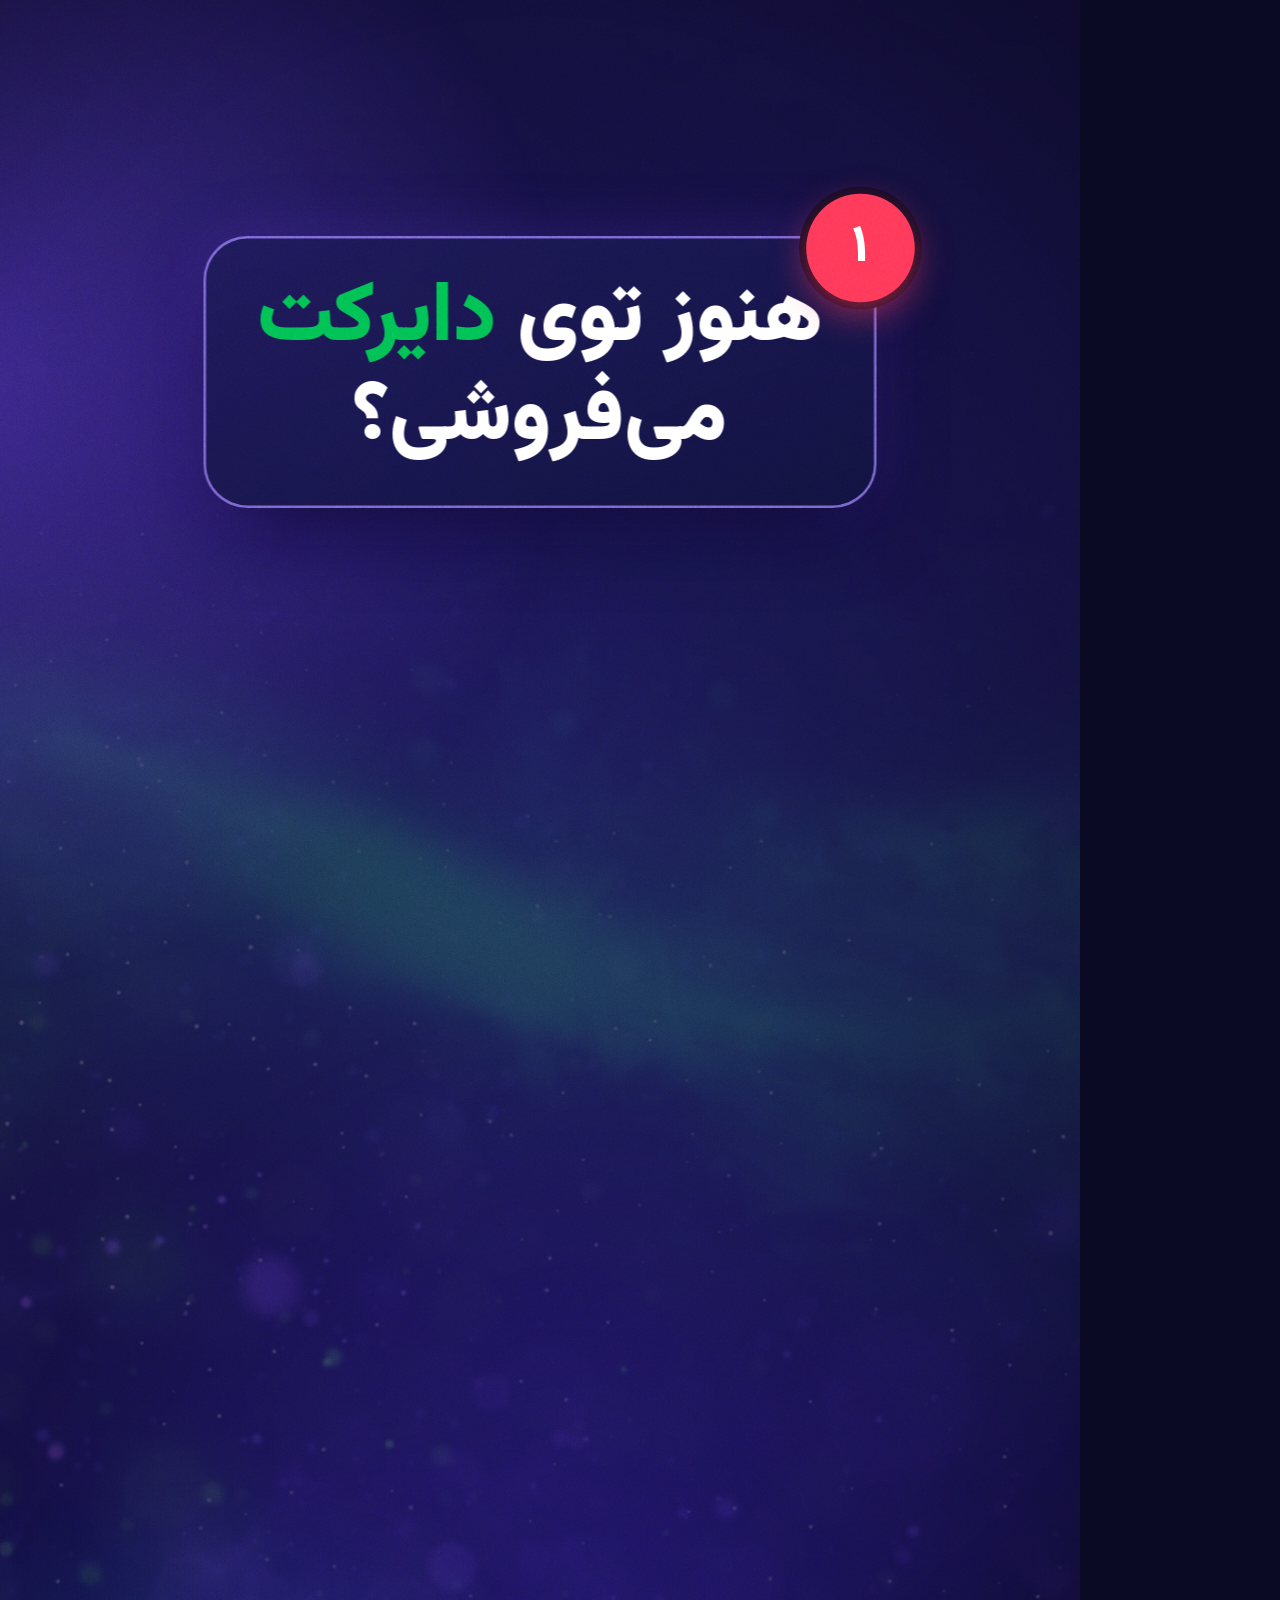
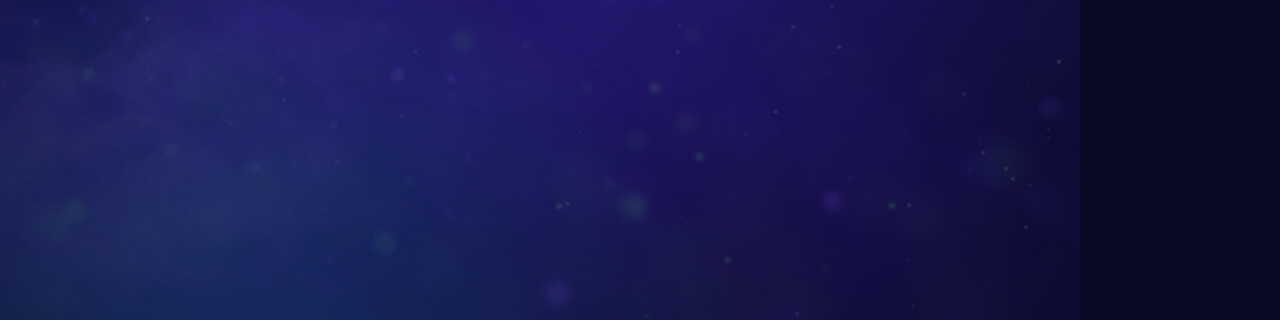
<file: appito-teaser/video/index.html>
<!doctype html>
<html lang="fa" dir="rtl">
<head>
<meta charset="utf-8">
<title>Appito teaser — 9:16</title>
<!--
  The reel, 1080×1920. Every pixel is a pure function of window.__seek(ms):
  render/render.mjs captures it frame by frame at 60 fps. Open it in a browser
  (served over http) and add ?t=12.5 to look at one moment, or ?play to watch.
-->
<link rel="stylesheet" href="style.css">
</head>
<body>
<div id="stage"></div>
<script type="module" src="main.js"></script>
</body>
</html>
</file>
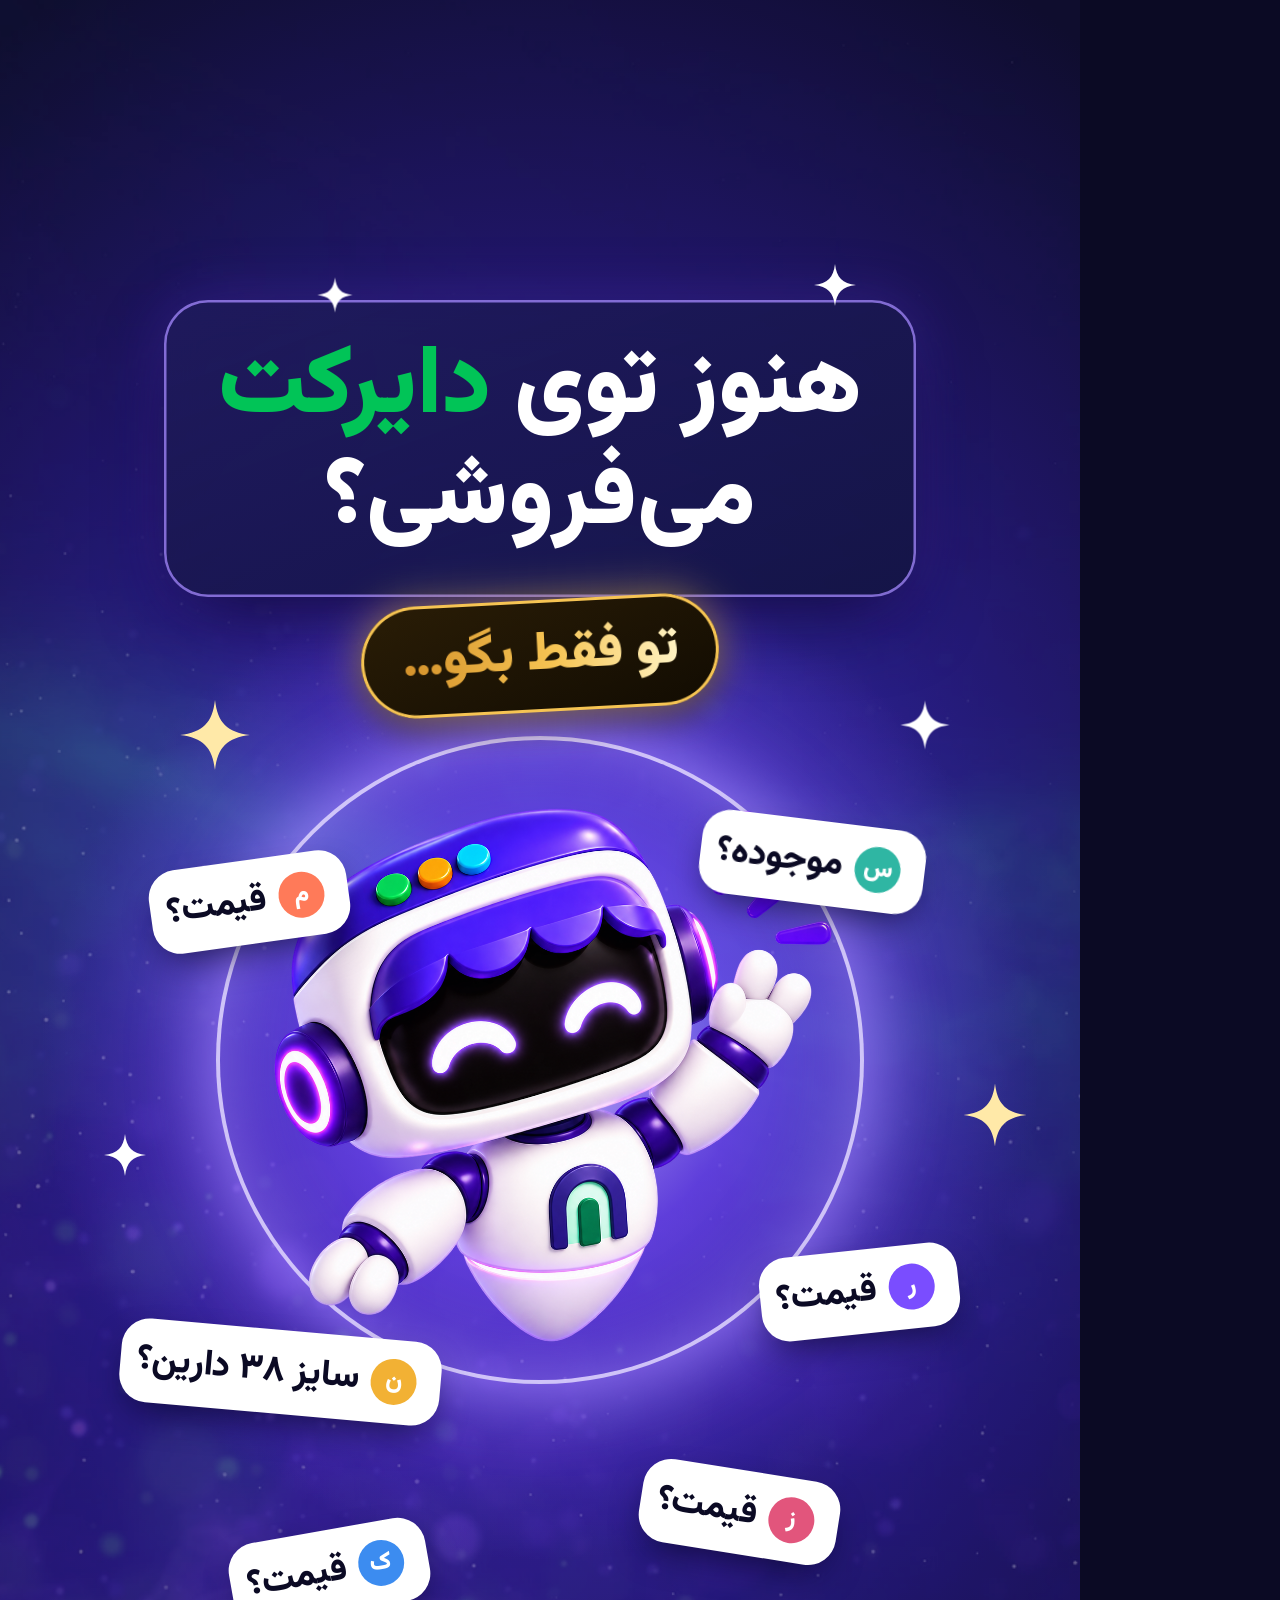
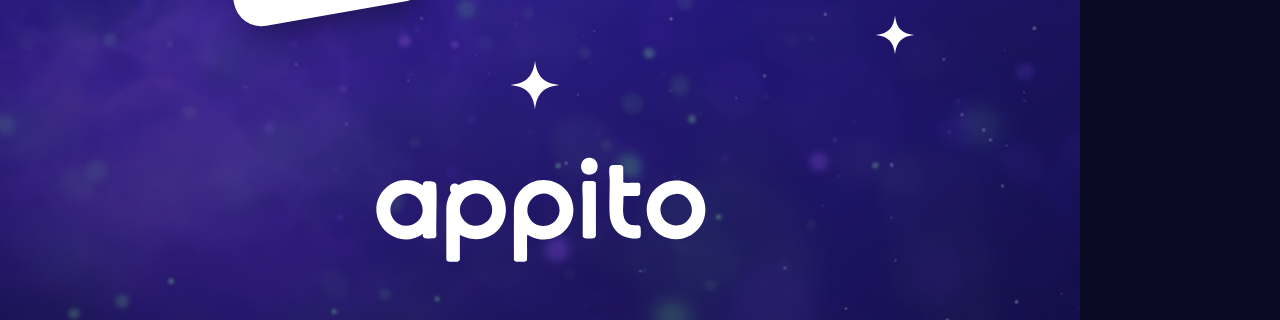
<file: appito-teaser/video/cover.html>
<!doctype html>
<html lang="fa" dir="rtl">
<head>
<meta charset="utf-8">
<title>Appito teaser — cover</title>
<!--
  The reel's cover, in the series' cover kit (Ads/REMOTION.md §9): the neon violet world, frame 0's
  navy glass plate with one word in green, four-point sparkles, the mascot on a glow, a gold device
  (here a gold «تو فقط بگو…» tag), the white «appito» wordmark below the 3:4 crop (y 240–1680).
  This cover's own scene: the customers' «قیمت؟» bubbles orbit the mascot's glow.
-->
<link rel="stylesheet" href="style.css">
<style>
  #c { position:absolute; inset:0; overflow:hidden;
       background: radial-gradient(90% 60% at 50% 52%, #4b2bd0 0%, #24157a 45%, #0b0a24 100%); }
  .neb { position:absolute; inset:-5%; width:110%; height:110%; object-fit:cover; opacity:.35; mix-blend-mode:screen; }
  .glow { position:absolute; left:540px; top:1060px; width:1000px; height:1000px; margin:-500px 0 0 -500px; border-radius:50%;
          background: radial-gradient(closest-side, rgba(205,191,255,.85) 0%, rgba(122,77,255,.55) 40%, rgba(122,77,255,0) 100%); }
  .ring { position:absolute; left:540px; top:1060px; width:640px; height:640px; margin:-320px 0 0 -320px; border-radius:50%;
          box-shadow: 0 0 0 4px rgba(230,222,255,.8), 0 0 70px 14px rgba(164,136,255,.75), inset 0 0 70px rgba(164,136,255,.6); }
  .masc { position:absolute; left:220px; top:740px; width:640px; height:640px; }
  .plate { left:50%; top:300px; transform:translateX(-50%); }
  .plate div { font-size:96px; font-weight:900; line-height:1.16; color:#fff; white-space:nowrap; }
  .gold { position:absolute; left:50%; top:600px; transform:translateX(-50%) rotate(-3deg); padding:14px 40px; border-radius:999px; direction:rtl;
          background:linear-gradient(160deg,#2a1d06,#120c02); box-shadow: inset 0 0 0 3px #f6c453, 0 0 40px rgba(246,196,83,.55), 0 14px 30px rgba(0,0,0,.5); }
  .gold span { font-size:54px; font-weight:900; background:linear-gradient(to left,#fff3c4,#f6c453 45%,#d4912a); -webkit-background-clip:text; background-clip:text; color:transparent; white-space:nowrap; }
  .bub { position:absolute; display:flex; align-items:center; gap:12px; direction:rtl; padding:14px 24px 14px 16px; background:#fff; color:#0b0a24; border-radius:28px;
         font-size:36px; font-weight:800; white-space:nowrap; box-shadow:0 16px 36px -12px rgba(6,4,30,.7); }
  .bub i { width:46px; height:46px; border-radius:50%; display:grid; place-items:center; color:#fff; font-style:normal; font-size:24px; font-weight:900; }
  .sp { position:absolute; width:70px; height:70px; }
  .wm { position:absolute; left:50%; top:1740px; width:380px; transform:translateX(-50%); }
</style>
</head>
<body>
<div id="stage"><div id="c">
  <img class="neb" src="assets/ui/nebula.webp">
  <div class="glow"></div><div class="ring"></div>
  <img class="masc" src="assets/mascot/m-waving-hello.png">
  <div class="plate"><div>هنوز توی <span class="green">دایرکت</span></div><div>می‌فروشی؟</div></div>
  <div class="gold"><span>تو فقط بگو…</span></div>
  <img class="wm" src="assets/brand/appito-white.svg">
</div></div>
<script type="module">
  import { sparkleSVG } from './kit.js';
  const c = document.getElementById('c');
  const bubbles = [
    ['قیمت؟', '#ff7a59', 'م', 150, 860, -8], ['موجوده؟', '#2fb6a3', 'س', 700, 820, 7], ['قیمت؟', '#7a4dff', 'ر', 760, 1250, -6],
    ['سایز ۳۸ دارین؟', '#f2b134', 'ن', 120, 1330, 5], ['قیمت؟', '#e2557c', 'ز', 640, 1470, 9], ['قیمت؟', '#3c8cf0', 'ک', 230, 1530, -10],
  ];
  for (const [t, col, ini, x, y, r] of bubbles) {
    const b = document.createElement('div'); b.className = 'bub';
    b.innerHTML = `<i style="background:${col}">${ini}</i>${t}`;
    Object.assign(b.style, { left: x + 'px', top: y + 'px', transform: `rotate(${r}deg)` });
    c.appendChild(b);
  }
  const sp = [[180, 700, 1], [890, 690, .7], [960, 1080, .9], [90, 1120, .6], [500, 1650, .7], [860, 1600, .55], [300, 260, .5], [800, 250, .6]];
  for (const [x, y, s] of sp) {
    const e = document.createElement('div'); e.className = 'sp'; e.innerHTML = sparkleSVG(s > .8 ? '#ffe9a8' : '#fff');
    Object.assign(e.style, { left: x + 'px', top: y + 'px', transform: `scale(${s})` });
    c.appendChild(e);
  }
  await document.fonts.load('900 80px Vazirmatn', 'دایرکت');
  await document.fonts.ready;
  await Promise.all([...document.images].map((i) => i.decode().catch(() => {})));
  window.__ready = true;
</script>
</body>
</html>
</file>
<file: appito-teaser/video/style.css>
@font-face {
  font-family: Vazirmatn;
  src: url(assets/fonts/vazirmatn-arabic.woff2) format("woff2");
  font-weight: 100 900;
  font-display: block;
  unicode-range: U+0600-06FF, U+200C-200E, U+FB50-FDFF, U+FE70-FEFF;
}
@font-face {
  font-family: Vazirmatn;
  src: url(assets/fonts/vazirmatn-latin.woff2) format("woff2");
  font-weight: 100 900;
  font-display: block;
}

* { box-sizing: border-box; margin: 0; padding: 0; }
html, body { width: 1080px; height: 1920px; overflow: hidden; background: #0b0a24; }
body {
  font-family: Vazirmatn, "Noto Color Emoji", sans-serif;
  -webkit-font-smoothing: antialiased;
  color: #fff;
  font-feature-settings: "ss01" 0;
}
#stage { position: absolute; left: 0; top: 0; width: 1080px; height: 1920px; overflow: hidden; background: #0b0a24; }
.scene { position: absolute; inset: 0; overflow: hidden; }
.abs { position: absolute; left: 0; top: 0; }
img { display: block; }
.ic { display: block; flex-shrink: 0; }

/* ── world ─────────────────────────────────────────────── */
.world { position: absolute; inset: 0; overflow: hidden; background: #0b0a24; }
.world .base { position: absolute; inset: 0; }
.world .neb { position: absolute; left: -10%; top: -5%; width: 120%; height: 110%; object-fit: cover; mix-blend-mode: screen; }
.world .glow { position: absolute; width: 1400px; height: 1400px; border-radius: 50%; }
.grain { position: absolute; inset: -64px; pointer-events: none; mix-blend-mode: overlay; opacity: .09; }
.vignette { position: absolute; inset: 0; pointer-events: none;
  background: radial-gradient(120% 80% at 50% 45%, rgba(0,0,0,0) 55%, rgba(5,4,20,.55) 100%); }

/* ── headline ──────────────────────────────────────────── */
.hl { position: absolute; left: 140px; right: 140px; text-align: center; direction: rtl; }
.hl1 { font-weight: 800; line-height: 1.35; margin-bottom: 6px; }
.hl2 { font-weight: 900; line-height: 1.22; color: #fff; text-wrap: balance; }
.hl:not(.noshadow) .hl2 { text-shadow: 0 6px 30px rgba(10, 6, 40, .55); }
.green { color: #01c457; }
.lil { color: #cdbfff; }
.grad { background: linear-gradient(to left, #ffffff 0%, #e4dbff 35%, #a488ff 100%); -webkit-background-clip: text; background-clip: text; color: transparent; }

/* ── pointer ───────────────────────────────────────────── */
.ptr { position: absolute; left: 0; top: 0; width: 64px; height: 64px; filter: drop-shadow(0 6px 12px rgba(0,0,0,.45)); z-index: 50; }
.ptr-ring { position: absolute; left: 0; top: 0; width: 100px; height: 100px; border-radius: 50%; border: 5px solid rgba(255,255,255,.95); box-shadow: 0 0 30px rgba(164,136,255,.9); z-index: 49; }

/* ── glass plate (series cover kit) ───────────────────── */
.plate { position: absolute; direction: rtl; text-align: center; padding: 34px 54px 40px; border-radius: 44px;
  background: linear-gradient(160deg, rgba(31, 27, 92, .86), rgba(19, 20, 67, .92));
  box-shadow: inset 0 0 0 2.5px rgba(164, 136, 255, .75), 0 30px 80px -20px rgba(8, 4, 40, .9), 0 0 60px rgba(122,77,255,.25);
  backdrop-filter: blur(18px); }

/* ── chat & UI ─────────────────────────────────────────── */
.ui { direction: rtl; color: #0b0a24; }
.card { background: #fff; border-radius: 30px; box-shadow: 0 24px 60px -24px rgba(8, 4, 40, .65), 0 2px 0 rgba(255,255,255,.6) inset; }
.pill { display: inline-flex; align-items: center; gap: 12px; border-radius: 999px; }
.chip { display: inline-flex; align-items: center; gap: 10px; border-radius: 999px; padding: 10px 22px; font-weight: 800; }
.btn { display: inline-flex; align-items: center; justify-content: center; gap: 10px; border-radius: 18px; font-weight: 800; }
.shimmer { background: linear-gradient(90deg, #ece8fb 0%, #f7f5ff 40%, #ece8fb 80%); background-size: 300% 100%; border-radius: 10px; }

/* ── phone ─────────────────────────────────────────────── */
.phone { position: absolute; border-radius: 74px; background: #08071a;
  box-shadow: 0 0 0 3px #2a2668, 0 0 0 12px #121034, 0 60px 120px -30px rgba(0,0,0,.85), 0 0 120px rgba(122,77,255,.35); }
.phone .screen { position: absolute; overflow: hidden; border-radius: 62px; background: #fff; }
.phone .island { position: absolute; left: 50%; top: 22px; width: 150px; height: 40px; margin-left: -75px; border-radius: 30px; background: #000; z-index: 20; }
</file>
